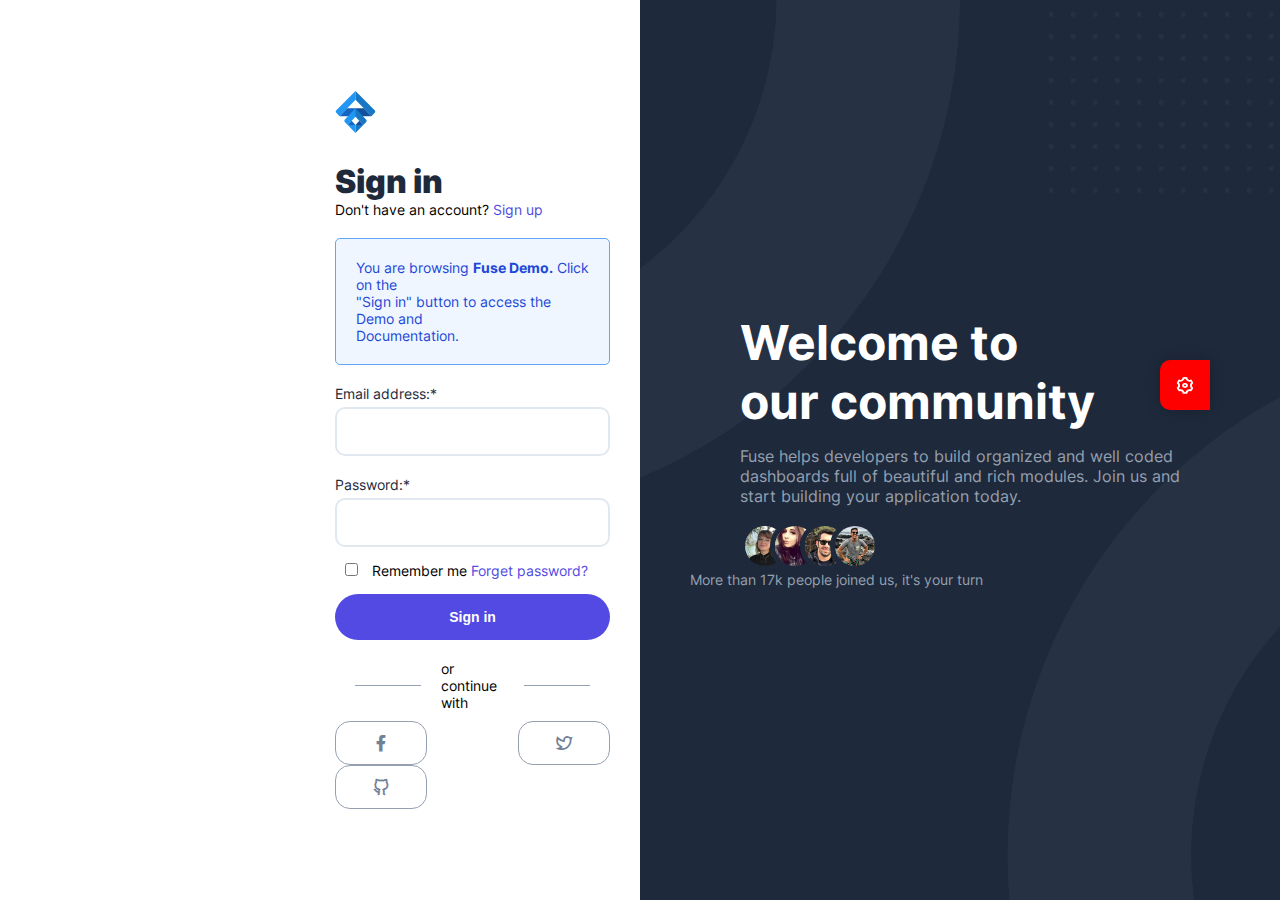
<file: sign-in.html>
<!DOCTYPE html>
<html>
<head>
	<title>Fuse - Admin Panel sign in</title>
		<meta name="viewport" content="width=device-width, initial-scale=1.0">
		
		<!-- favicon icon  -->
		<link href="images/favicon.png" rel="icon" />
		
		<!-- fonts css -->
		<link href="css/remixicon.css" rel="stylesheet"/>
		<link href="css/fonts.css" rel="stylesheet"/>
		
		<!-- custom css -->
		<link href="css/style.css" rel="stylesheet"/>
		<link href="css/media.css" rel="stylesheet"/>
	</head>
    <body>
       <!-- setting box -->
		<div class="setting-box">
			<i class="ri-settings-3-line"></i>
		</div>
		<!-- Color-Box -->
		<div class="color-box">
			<h4 class="name-palte">COLORS</h4>
				<div class="row">
					<div class="col-6">
						<div class="color default">
							<h4 class="">Default</h4>
						</div>
						<div class="color brand">
							<h4>Brand</h4>
						</div>
						<div class="color teal">
							<h4>Teal</h4>
						</div>
					</div>
					<div class="col-6">
						<div class="color rose">
							<h4>Rose</h4>
						</div>
						<div class="color purple">
							<h4>Purple</h4>
						</div>
						<div class="color amber">
							<h4>Amber</h4>
						</div>
						
					</div>
			</div>
			<div class="theme">
				
				<div class="theme-box">
					<h4 class="name-palte">THEME</h4>
					<div class="row">
						<div class="col-6">
							<div class="row moon">
								<i class="ri-moon-line"></i>
								<h4>Dark</h4>
							</div>
						</div>
						<div class="col-6">
							<div class="row sun">
								<i class="ri-sun-line"></i>
								<h4>Light</h4>
							</div>
						</div>
					</div>
					
				</div>
					
			</div>
		</div>
        <!-- sign-up -->
        <div class="row align-items-center page-box">
            <div class="col-6 box">
                <div class="sign-in col-6">
                    <img src="images/logo.svg" class="sign-in-logo" alt="">
                    <h3>Sign in</h3>
                    <p>Don't have an account? <a href="sign-up.html">Sign up</a> </p>
                    <p class="pattern">You are browsing <b>Fuse Demo.</b> Click on the </br>"Sign in" button to access the Demo and </br>Documentation.</p>
                    <form action="">
                        <label for="">Email address:*</label>
                        <input type="email" required>
                        <label for="">Password:*</label>
                        <input type="password" required>
                        <p class="login-info"><input type="checkbox"> Remember me <a href="#">Forget password?</a></p>
                        <a href="index.html"><input type="button" value="Sign in" name="" id=""></a>
                        <div class="main align-items-center">
                            <div class="border"></div>
                            <p>or continue with</p>
                            <div class="border"></div>
                        </div>
                   
                    <div class="icon row justify-content-between">
                        <i class="ri-facebook-fill"></i>
                        <i class="ri-twitter-line"></i>
                        <i class="ri-github-line"></i>
                    </div>
                    </form>
                </div>
            </div>
       
      
            <div class="col-6 dark-side">
                <div class="dark-inner row justify-content-center align-items-center">
                    <svg viewBox="0 0 960 540" class="circle"width="100%" height="100%" preserveAspectRatio="xMidYMax slice" xmlns="http://www.w3.org/2000/svg" class="absolute inset-0 pointer-events-none ng-tns-c87978661-1"><g fill="none" stroke="currentColor" stroke-width="100" class="text-gray-700 opacity-25 ng-tns-c87978661-1"><circle r="234" cx="196" cy="23"
                        class="ng-tns-c87978661-1"></circle><circle r="234" cx="790" cy="491" class="ng-tns-c87978661-1"></circle></g></svg>
    
                    <svg viewBox="0 0 220 192" class="square"width="220" height="192" fill="none" class="absolute -top-16 -right-16 text-gray-700 ng-tns-c87978661-1"><defs class="ng-tns-c87978661-1"><pattern id="837c3e70-6c3a-44e6-8854-cc48c737b659" x="0" y="0" width="20" height="20" patternUnits="userSpaceOnUse" class="ng-tns-c87978661-1"><rect x="0" y="0" width="4" height="4" fill="currentColor" class="ng-tns-c87978661-1"></rect></pattern></defs>
                        <rect width="220" height="192" fill="url(#837c3e70-6c3a-44e6-8854-cc48c737b659)" class="ng-tns-c87978661-1"></rect></svg>
    
                    <div class="dark-content">
                        <h2>Welcome to </br>our community</h2>
                        <p>Fuse helps developers to build organized
                             and well coded dashboards full of beautiful and rich modules. Join us and start building your application today.</p>
                            <div class="row align-items-center">
                                <div class="img-row row">
                                    <img src="images/female-07.jpg" alt="">
                                    <img src="images/female-06.jpg" alt="">
                                    <img src="images/male-02.jpg" alt="">
                                    <img src="images/male-03.jpg" alt="">
                                </div>
                                <h4>More than 17k people joined us, it's your turn</h4>  
                            </div>
                    </div>
                </div>      
            </div>
        </div>
        <script src="js/j-query.js"></script>
        <script>
            // setting box

		$(document).ready(function(){
				$(".setting-box").click(function(){
					$(".color-box").toggleClass("openbox");
				});
				
				$(".blue").click(function(){
					colorBlue()
				});
				$(".brand").click(function(){
					colorBrand()
				});
				$(".teal").click(function(){
					colorTeal()
				});
				$(".rose").click(function(){
					colorRose()
				});
				$(".amber").click(function(){
					colorAmber()
				});
				$(".purple").click(function(){
					colorPurple()
				});
				function colorBrand(){
					document.documentElement.style.setProperty("--primary-700","#2196F3");
				}
				function colorTeal(){
					document.documentElement.style.setProperty("--primary-700","#0D9488");
				}
				function colorBlue(){
					document.documentElement.style.setProperty("--primary-700","#524AE3");
				}
				function colorAmber(){
					document.documentElement.style.setProperty("--primary-700","#E57C23");
				}
				function colorRose(){
					document.documentElement.style.setProperty("--primary-700","#EA1179");
				}
				function colorPurple(){
					document.documentElement.style.setProperty("--primary-700","#9333EA");
				}
			});
        </script>
    </body>
    </html>
</file>
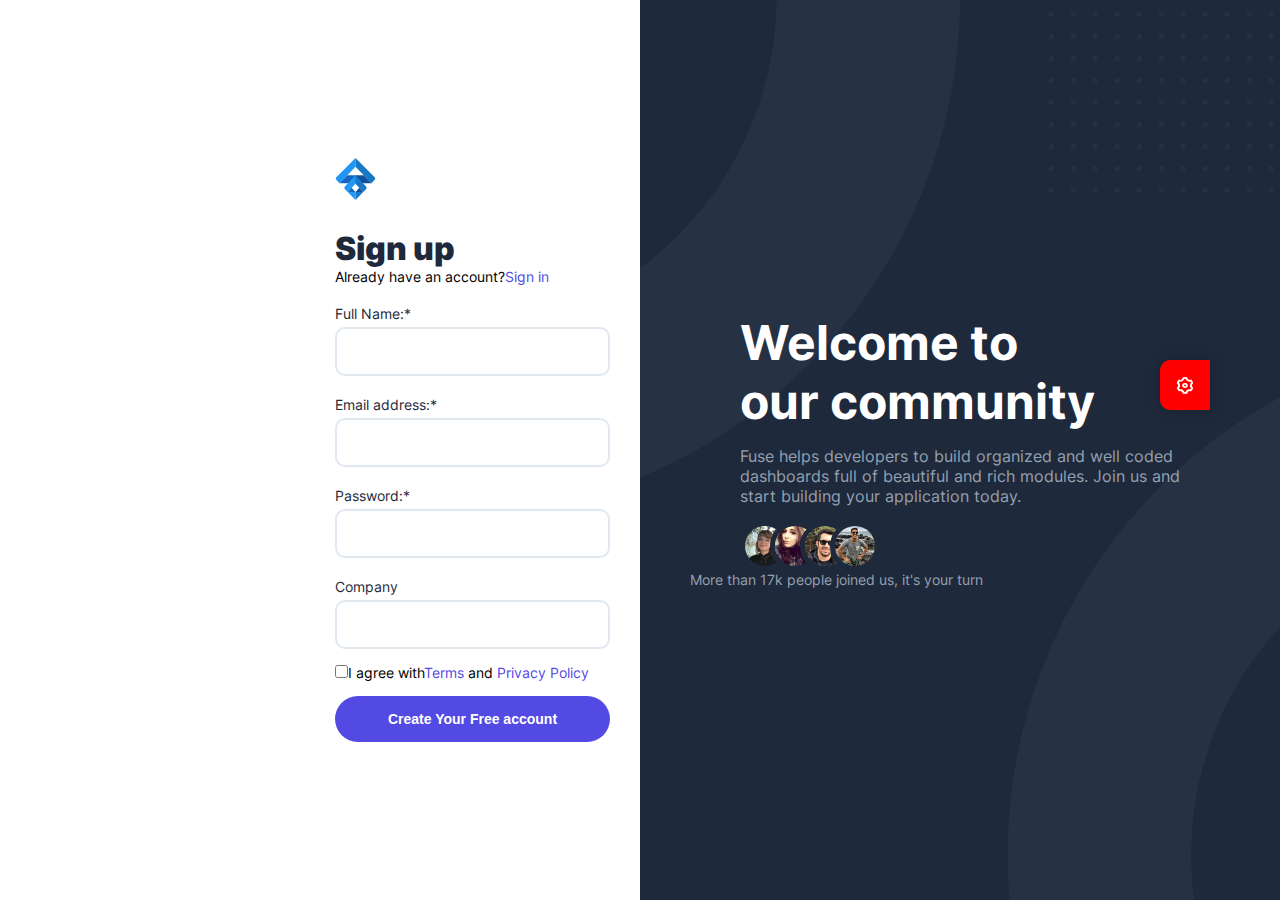
<file: sign-up.html>
<!DOCTYPE html>
<html>
   <head>
        <title>Fuse - Admin Panel sign up</title>
            <meta name="viewport" content="width=device-width, initial-scale=1.0"> 

            <!-- favicon icon  -->
            <link href="images/favicon.png" rel="icon" />
                    
             <!-- fonts css -->
            <link href="css/remixicon.css" rel="stylesheet"/>
            <link href="css/fonts.css" rel="stylesheet"/>
                    
            <!-- custom css -->
            <link href="css/style.css" rel="stylesheet"/>
            <link href="css/media.css" rel="stylesheet"/>
    </head>
	<body>
       <!-- setting box -->
		<div class="setting-box">
			<i class="ri-settings-3-line"></i>
		</div>
		<!-- Color-Box -->
		<div class="color-box">
			<h4 class="name-palte">COLORS</h4>
				<div class="row">
					<div class="col-6">
						<div class="color default">
							<h4 class="">Default</h4>
						</div>
						<div class="color brand">
							<h4>Brand</h4>
						</div>
						<div class="color teal">
							<h4>Teal</h4>
						</div>
					</div>
					<div class="col-6">
						<div class="color rose">
							<h4>Rose</h4>
						</div>
						<div class="color purple">
							<h4>Purple</h4>
						</div>
						<div class="color amber">
							<h4>Amber</h4>
						</div>
						
					</div>
			</div>
			<div class="theme">
				
				<div class="theme-box">
					<h4 class="name-palte">THEME</h4>
					<div class="row">
						<div class="col-6">
							<div class="row moon">
								<i class="ri-moon-line"></i>
								<h4>Dark</h4>
							</div>
						</div>
						<div class="col-6">
							<div class="row sun">
								<i class="ri-sun-line"></i>
								<h4>Light</h4>
							</div>
						</div>
					</div>
					
				</div>
					
			</div>
		</div>
        <!-- sign-up -->
		<div class="row align-items-center page-box">
			<div class="col-6 box">
				<div class="sign-up col-6">
					<img src="images/logo.svg" class="sign-up-logo" alt="">
					<h3>Sign up</h3>
					<p>Already have an account?<a href="sign-in.html">Sign in</a> </p>
					<form action="">
						<label for="">Full Name:*</label>
						<input type="text" required>
						<label for="">Email address:*</label>
						<input type="email" required>
						<label for="">Password:*</label>
						<input type="password" required>
						<label for="">Company</label>
						<input type="text" required>
						<p class="login-info"><input type="checkbox">I agree with<a href="#">Terms</a> and <a href="#">Privacy Policy</a></p>
						<a href="index.html"><input type="button" value="Create Your Free account" name="" id=""></a>
					</form>
				</div>
			</div>
		
  
			<div class="col-6 dark-side">
				<div class="dark-inner row justify-content-center align-items-center">
						<svg viewBox="0 0 960 540" class="circle"width="100%" height="100%" preserveAspectRatio="xMidYMax slice" xmlns="http://www.w3.org/2000/svg" class="absolute inset-0 pointer-events-none ng-tns-c87978661-1"><g fill="none" stroke="currentColor" stroke-width="100" class="text-gray-700 opacity-25 ng-tns-c87978661-1"><circle r="234" cx="196" cy="23"
						class="ng-tns-c87978661-1"></circle><circle r="234" cx="790" cy="491" class="ng-tns-c87978661-1"></circle></g></svg>

						<svg viewBox="0 0 220 192" class="square"width="220" height="192" fill="none" class="absolute -top-16 -right-16 text-gray-700 ng-tns-c87978661-1"><defs class="ng-tns-c87978661-1"><pattern id="837c3e70-6c3a-44e6-8854-cc48c737b659" x="0" y="0" width="20" height="20" patternUnits="userSpaceOnUse" class="ng-tns-c87978661-1"><rect x="0" y="0" width="4" height="4" fill="currentColor" class="ng-tns-c87978661-1"></rect></pattern></defs>
						<rect width="220" height="192" fill="url(#837c3e70-6c3a-44e6-8854-cc48c737b659)" class="ng-tns-c87978661-1"></rect></svg>

						<div class="dark-content">
							<h2>Welcome to </br>our community</h2>
							<p>Fuse helps developers to build organized
							and well coded dashboards full of beautiful and rich modules. Join us and start building your application today.</p>
							<div class="row align-items-center">
								<div class="img-row row">
                                    <img src="images/female-07.jpg" alt="">
                                    <img src="images/female-06.jpg" alt="">
                                    <img src="images/male-02.jpg" alt="">
                                    <img src="images/male-03.jpg" alt="">
								</div>
								<h4>More than 17k people joined us, it's your turn</h4>    

							</div>
						</div>
                </div>      
			</div>
		</div>
        <script src="js/j-query.js"></script>
        <script>
            // setting box

		$(document).ready(function(){
				$(".setting-box").click(function(){
					$(".color-box").toggleClass("openbox");
				});
				
				$(".blue").click(function(){
					colorBlue()
				});
				$(".brand").click(function(){
					colorBrand()
				});
				$(".teal").click(function(){
					colorTeal()
				});
				$(".rose").click(function(){
					colorRose()
				});
				$(".amber").click(function(){
					colorAmber()
				});
				$(".purple").click(function(){
					colorPurple()
				});
				function colorBrand(){
					document.documentElement.style.setProperty("--primary-700","#2196F3");
				}
				function colorTeal(){
					document.documentElement.style.setProperty("--primary-700","#0D9488");
				}
				function colorBlue(){
					document.documentElement.style.setProperty("--primary-700","#524AE3");
				}
				function colorAmber(){
					document.documentElement.style.setProperty("--primary-700","#E57C23");
				}
				function colorRose(){
					document.documentElement.style.setProperty("--primary-700","#EA1179");
				}
				function colorPurple(){
					document.documentElement.style.setProperty("--primary-700","#9333EA");
				}
			});
        </script>
	</body>
</html>
</file>
<file: css/fonts.css>
@font-face {
    font-family: 'Inter';
    src: url('../fonts/Inter-ExtraLight.woff2') format('woff2'),
        url('../fonts/Inter-ExtraLight.woff') format('woff');
    font-weight: 200;
    font-style: normal;
    font-display: swap;
}

@font-face {
    font-family: 'Inter';
    src: url('../fonts/Inter-Medium.woff2') format('woff2'),
        url('../fonts/Inter-Medium.woff') format('woff');
    font-weight: 500;
    font-style: normal;
    font-display: swap;
}

@font-face {
    font-family: 'Inter';
    src: url('../fonts/Inter-ExtraBold.woff2') format('woff2'),
        url('../fonts/Inter-ExtraBold.woff') format('woff');
    font-weight: bold;
    font-style: normal;
    font-display: swap;
}

@font-face {
    font-family: 'Inter';
    src: url('../fonts/Inter-Bold.woff2') format('woff2'),
        url('../fonts/Inter-Bold.woff') format('woff');
    font-weight: bold;
    font-style: normal;
    font-display: swap;
}

@font-face {
    font-family: 'Inter';
    src: url('../fonts/Inter-Regular.woff2') format('woff2'),
        url('../fonts/Inter-Regular.woff') format('woff');
    font-weight: normal;
    font-style: normal;
    font-display: swap;
}

@font-face {
    font-family: 'Inter';
    src: url('../fonts/Inter-Black.woff2') format('woff2'),
        url('../fonts/Inter-Black.woff') format('woff');
    font-weight: 900;
    font-style: normal;
    font-display: swap;
}

@font-face {
    font-family: 'Inter';
    src: url('../fonts/Inter-Light.woff2') format('woff2'),
        url('../fonts/Inter-Light.woff') format('woff');
    font-weight: 300;
    font-style: normal;
    font-display: swap;
}

@font-face {
    font-family: 'Inter';
    src: url('../fonts/Inter-SemiBold.woff2') format('woff2'),
        url('../fonts/Inter-SemiBold.woff') format('woff');
    font-weight: 600;
    font-style: normal;
    font-display: swap;
}

@font-face {
    font-family: 'Inter';
    src: url('../fonts/Inter-Thin.woff2') format('woff2'),
        url('../fonts/Inter-Thin.woff') format('woff');
    font-weight: 100;
    font-style: normal;
    font-display: swap;
}
</file>
<file: css/style.css>
*{
	margin:0;
	padding:0;
	box-sizing:border-box;
}
body{
	font-family: 'Inter';
}
:root{
	--black:#000000;
	--primary-900:#0F172A;
	--primary-800:#1E293B;
	--primary-700:#524AE3;
	--primary-600:#F1F5F9;
	--text-color:#64748b;
	--text-blue:#3B82F6;
	--text-red:#EF4444;
	--text-orange:#F59E0B;
	--text-green:#22C55E;
	--text-purple:#3730A3;
	--gray:#95A0B0;
	--dark-gray:#738196;
	--white:#ffffff;
	--white-bg:#ffffff;
	--chat-white:#ffffff;
	--heading-color:#818cf8;
	--border-color:#e2e8f0;
	--hover-color:rgba(255,255,255,0.1);
}
.dark{
	--text-white:#95A0B0;
	--white: #73818E;
	--primary-600:#0F172A;
	--primary-500: #FFFFFF;
	--primary-400: #FFFFFF; 
	--text-black: #FFFFFF;
	--gray:#73818E;
	--white-bg:#1E293B;
	--border-color:#73818E;
	--black:#ffffff;
}

.light{
	--primary-900: #0F172A;
	--primary-500: #0F172A;
    --primary-800: #1E293B;
	--primary-400: #1E293B;
    --primary-700: #524AE3;
    --primary-600: #F1F5F9;
    --text-color: #64748B;
    --text-blue: #3B82F6;
    --text-red: #EF4444;
    --text-orange: #F59E0B;
    --text-green: #22C55E;
    --text-purple: #3730A3;
    --gray: #95A0B0;
    --dark-gray: #738196;
    --text-white: #FFFFFF;
	--bg-white: #FFFFFF;
	--backgroung-white: #FFFFFF;
	--text1-white: #FFFFFF;
    --border-color: #E2E8f0;
    --hover-color: rgba(255,255,255,0.1);
	--text-black: #000000;
	
}
main{
	width:calc(100% - 300px);
	background-color:var(--primary-600);
	margin-left:auto;
	transition: all 0.5s;
	padding-right: 70px;
}
main.newmain{
	width: 100%;
}

.container{
	max-width:100%;
	margin:auto;
}
.row{
	display:flex;
	flex-wrap:wrap;
}
.justify-content-center{
	justify-content:center;
}
.justify-content-between{
	justify-content:space-between;
}
.align-items-center{
	align-items:center;
}
.align-items-end{
	align-items:flex-end;
}
.text-center{
	text-align:center;
}
.col-1{width:8.3333%}
.col-2{width:16.6666%}
.col-3{width:25%}
.col-4{width:33.3333%}
.col-5{width:41.6666%}
.col-6{width:50%}
.col-7{width:58.3333%}
.col-8{width:66.6666%}
.col-9{width:75%}
.col-10{width:83.3333%}
.col-11{width:91.6666%}
.col-12{width:100%}

.col-1,.col-2,.col-3,.col-4,.col-5,.col-6,.col-7,.col-8,.col-9,.col-10,.col-11,.col-12,.col-sm-1,.col-sm-2,.col-sm-3,.col-sm-4,.col-sm-5,.col-sm-6,.col-sm-7,.col-sm-8,.col-sm-9,.col-sm-10,.col-sm-11,.col-sm-12,.col-md-1,.col-md-2,.col-md-3,.col-md-4,.col-md-5,.col-md-6,.col-md-7,.col-md-8,.col-md-9,.col-md-10,.col-md-11,.col-md-12,.col-lg-1,.col-lg-2,.col-lg-3,.col-lg-4,.col-lg-5,.col-lg-6,.col-lg-7,.col-lg-8,.col-lg-9,.col-lg-10,.col-lg-11,.col-lg-12,.col-xl-1,.col-xl-2,.col-xl-3,.col-xl-4,.col-xl-5,.col-xl-6,.col-xl-7,.col-xl-8,.col-xl-9,.col-xl-10,.col-xl-11,.col-xl-12,.col-xxl-1,.col-xxl-2,.col-xxl-3,.col-xxl-4,.col-xxl-5,.col-xxl-6,.col-xxl-7,.col-xxl-8,.col-xxl-9,.col-xxl-10,.col-xxl-11,.col-xxl-12{
	padding:15px;
}
.padding-100{
	padding:100px 0;
}
ul,ol{
	list-style:none;
}
a{
	text-decoration:none;
}
img{
	width:100%;
}

/* btt css */
.btt{
	width:50px;
	height:50px;
	background-color:var(--white);
	border:2px solid var(--primary-700);
	border-radius:100%;
	text-align:center;
	position:fixed;
	z-index:10;
	display:none;
	right:35px;
	bottom:35px;
}
.btt i{
	color:var(--primary-700);
	line-height:50px;
}
/* setting box  */

.setting-box{
	width:50px;
	height:50px;
	background-color:red;
	box-shadow:0px 0px 15px rgba(0,0,0,0.2);
	position:fixed;
	right:70px;
	top:40%;
	z-index:10;
	font-size:20px;
	cursor:pointer;
	color:#ffffff;
	text-align:center;
	border-radius:10px 0px 0px 10px;
}

.setting-box i{
	line-height:50px;
	
}

/* color-box */

.color-box{
	position:fixed;
	right:135px;
	top:40%;
	z-index:10;
	transform:scalex(0);
	transition:all 0.5s;
	transform-origin:right;
	border-radius:10px ;
	background-color:var(--primary-800);
	box-shadow:0px 0px 15px rgba(0,0,0,0.2);
	overflow: hidden;
	width: 300px;
	color:var(--white);
}

.openbox{
	transform:scalex(1);
}

.color-box:after{
	position:absolute;
	content:"";
	width:16px;
	height:16px;
	right:-8px;
	top:15px;
	border:8px solid transparent;
	box-sizing:border-box;
	transform:rotate(45deg);
	border-right-color:var(--primary-800);
	border-top-color:var(--primary-800);
}

.color-box .color{
	width:30px;
	height:30px;
	margin:10px;
	border-radius:10px;
	cursor:pointer;
	background-color:#3a37eb;
}

.color-box .default{
	background-color:#4F46E5;
}

.color-box .brand{
	background-color:#2196F3;
}

.color-box .teal{
	background-color:#0D9488;
}

.color-box .rose{
	background-color:#F43F5E;
}

.color-box .purple{
	background-color:#9333EA;
}

.color-box .amber{
	background-color:#F59E0B;
}

.color-box .white{
	background-color: #FFFFFF;
}

.color-box .black{
	background-color: #000000;
}

.color h4{
	color: var(--text-white);
	justify-content: center;
	align-items: center;
	margin-left: 40px;
}
.theme{
	align-items: center;
	border-top: 0.5px solid;
}
.name-palte{
	display:inline-block;
	padding: 10px 20px;
	background-color:#0F172A;
	border-radius:30px;
	margin:10px 20px 0px;
}
/* aside section css */
aside{
	background-color:var(--primary-900);
	width:300px;
	height:100%;
	color:var(--white);
	position:fixed;
	padding:25px;
	transition: all 0.5s;
	overflow:auto;
}
aside.newaside{
	width: 0;
	padding: 0;
}
aside::-webkit-scrollbar {
	width:8px;
	box-shadow: inset 0 0 6px rgba(0, 0, 0, 0.3);
}
aside::-webkit-scrollbar-thumb {
  background-color:black;
  border:1px solid var(--border-color);
  border-radius:20px;	
}	 
.logo img{
	width:30px;
}
.logo .icons i{
	width:40px;
	height:40px;
	display:block;
	text-align:center;
	line-height:40px;
	border-radius:100%;
	color:var(--gray);
	font-size:22px;
	position:relative;
}
.logo .icons i:hover{
	background-color:var(--hover-color);
}
.logo .icons a:first-child i:after{
	position:absolute;
	content:'3';
	font-size:10px;
	color:var(--white);
	background-color:var(--text-green);
	width:15px;
	height:15px;
	line-height:15px;
	border-radius:100%;
	top:5px;
	right:5px;
	font-family: 'Inter';
}
.logo .icons a:nth-child(2) i:after{
	position:absolute;
	content:'';
	background-color:var(--text-green);
	width:10px;
	height:10px;
	border-radius:100%;
	bottom:5px;
	right:5px;
}
.profile-box{
	width:100px;
	height:100px;
	border-radius:100%;
	overflow:hidden;
	margin:35px auto;
}
.profile h2{
	font-size:14px;
	font-weight:500;
	padding-bottom:5px;
}
.profile p a{
	font-size:13px;
	color:var(--gray);
}
.menu-heading{
	padding:15px;
	margin-top:20px;
}
.menu-heading h5{
	font-weight:600;
	font-size:12px;
	color:var(--primary-700);
	text-transform:uppercase;
	letter-spacing:1px;
}
.menu-heading p{
	font-weight:600;
	font-size:11px;
	color:var(--dark-gray);
}
.menu-list .menu-item{
	padding:10px 15px;
	margin:4px 0; 
	border-radius:5px;
}
.menu-list .menu-item , .dropdown li a,.dropdown-heading a{
	font-size:13px;
	color:var(--text-gray);
}
.dropdown-heading i{
	transition:all 0.5s;
}
.menu-list .menu-item span i{
	font-size:18px; 
	padding-right:15px;
	color:var(--gray);
	transition:all 0.5s;
}
.menu-list .menu-item:hover{
	background-color:var(--hover-color);
	color:var(--white);
}
.menu-list .menu-item.active{
	background-color:var(--hover-color);
	color:var(--white);
}
.menu-list .menu-item:hover i{
	color:var(--white);
}
.menu-list .menu-item.active i{
	color:var(--white);
}
.dropdown{
	transform:scaley(0);
	transition:all 0.5s;
	position:absolute;
	overflow:hidden;
	transform-origin:top;
}
.dropdown li{
	padding:10px 15px;
	margin:4px 0; 
	padding-left:50px;
	border-radius:5px;
}
.dropdownshow .dropdown{
	transform:scaley(1);
	position:static;
}
.dropdown li:hover{
	background-color:var(--hover-color);
	color:var(--white);
}
.dropdownshow i{
	transform:rotate(90deg);
}


/* chat bar css */


.chatbar{
	background-color:var(--white-bg);
	border-left:2px solid var(--border-color);
	width:70px;
	height:100%;
	position:fixed;
	right:0;
	top:0;
	overflow:auto;
	padding-top:70px;
	transition: all 0.5s;
}
.newchatbar{
	width: 300px;
}
.chatbar .chaticon{
	border-bottom:1px solid var(--border-color);
	border-left:1px solid var(--border-color);
	width:70px;
	text-align:center;
	height:65px;
	color:var(--text-color);
	font-size:30px;
	position:fixed;
	right:0;
	padding-left: 10px;
	top:0;
	background-color:var(--white-bg);
	line-height:50px;
	z-index:9;
	transition: all 0.5s;
}
.chatbar .newchaticon{
	width: 300px;
	text-align: left;
}
.chatbar .chatprofile img{
	width:30px;
	height:30px;
	border-radius:100%;
}
.chatimg{
	border-right: 1px solid var(--border-color);
}
.chatbar .chatprofile{
	transition:all 0.2s;
	width:100%;
	height:50px;
	text-align:center;
	padding:10px;
}
.chatbar .chatprofile:hover {
	background-color:var(--primary-600);
}
.chatbar::-webkit-scrollbar {
	width:8px;
}
.chatbar::-webkit-scrollbar-thumb {
  background-color:transparent;
  border-radius:20px;	
}
.chatbar:hover::-webkit-scrollbar-thumb{
	background-color:var(--gray);
}

.chatbox{
	display: flex;
}
.chatsection{
	width: 100%;
	display: flex;
	overflow: hidden;
	flex-direction: column;
}
.msg,.msg2{
	background-color: var(--gray);
	padding: 15px ;
	border-radius: 5px;
	margin: 10px;	
	align-self: flex-start;
	color: var(--chat-white);
}
.msg2{
	background-color: var(--primary-700);
	align-self: end;
}
/* nav  */
nav {
	padding:10px  20px;
	border-bottom: 1px solid var(--border-color);
	background-color: var(--white-bg);
}
nav i {
	color: var(--dark-gray);
	font-size: 22px;
	padding: 5px;
}
nav img{
	width:40px;
	height:4s0px;
}
nav i:hover{
    background-color: var(--border-color);
    border-radius:100%;
}

/* banner css  */
.banner{
	padding: 35px;
	position: relative;
	padding-bottom: 95px;
	background-color: var(--white-bg);
	border: 1px solid var(--border-color);
}
.banner h3{
	font-size: 36px;
	font-weight: 600;
	color: var(--black);
}
.banner p{
	color: var(--dark-gray);
}
.banner-buttons a{
	background-color: var(--primary-700);
	color: var(--white);
	padding: 10px 20px;
	margin-left: 20px;
	border-radius: 30px;
}
.banner-buttons a:first-child{
	background-color: var(--primary-800);
}
.extra-content{
	position: absolute;
	background-color: var(--primary-600);
	padding: 10px 20px;
	font-size: 14px;
	border: 1px solid var(--border-color);
	bottom: -2;
	border-radius: 10px 10px 0 0;
	border-bottom-color: transparent;
}
/* main-content css  */
.main-content{
	padding: 35px;
}
.main-content ul li a{
	color: var(--text-color);
	font-size: 14px;
	padding: 15px;
	position: relative;
}
.main-content ul li a::after{
	background-color: transparent;
	position: absolute;
	content: "";
	width: 100%;
	height: 2px;
	bottom: 0;
	left: 0;
	transition: all 0.5s;
}
.main-content ul li a:hover:after,.main-content ul li a.active::after{
	background-color: var(--primary-700);
}
.main-content ul li a.active{
	color: var(--primary-700);
}
.white-box{
	margin-top: 50px;
	padding: 20px;
	background-color: var(--white-bg);
	border-radius: 15px;
	box-shadow: 0px 0px 15px rgba(0,0,0,0.1);
	text-align: center;
}
.counter{
	color:var(--black);
}
.counter h3, .counter h4{
	font-size: 16px;
	font-weight: 500;
}
.counter h5{
	font-size: 64px;
}
.counter p{
	color: var(--text-color);
	font-size: 13px;
	padding-top: 20px;
}
.counter p span{
	font-weight: 600;
	font-size: 15px;
}
.summary h4,.summary h5{
	color: var(--text-blue);
}
.overdue h4,.overdue h5{
	color: var(--text-red);
}
.issue h4,.issue h5{
	color: var(--text-orange);
}
.features h4,.features h5{
	color: var(--text-green);
}
.white-box button {
	font-size: 14px;
	border-radius:50px;
	padding:10px;
	border-color:transparent;
	color:#64748B;
	background-color: transparent;
	
}
.white-box button:hover{
	background-color: #F9FAFB;
}
.white-box button.active{
	background-color: #E2E8F0;
	color:#0F172A;
}
/* celender css */


.container-calendar {
    background: #ffffff;
    padding: 15px;
    max-width: 475px;
    margin: 0 auto;
    overflow: auto;
	height:400px;
}

.button-container-calendar button {
    cursor: pointer;
    display: inline-block;
    zoom: 1;
    background: #00a2b7;
    color: #fff;
    border: 1px solid #0aa2b5;
    border-radius: 4px;
    padding: 5px 10px;
}

.table-calendar {
    border-collapse: collapse;
    width: 100%;
}

.table-calendar td, .table-calendar th {
    padding: 5px;
    border: 1px solid #e2e2e2;
    text-align: center;
    vertical-align: top;
}

.date-picker.selected {
    font-weight: bold;
    outline: 1px dashed #00BCD4;
}

.date-picker.selected span {
    border-bottom: 2px solid currentColor;
}

/* sunday */
.date-picker:nth-child(1) {
  color: red;
}

/* friday */
.date-picker:nth-child(6) {
  color: green;
}

#monthAndYear {
    text-align: center;
    margin-top: 0;
}

.button-container-calendar {
    position: relative;
    margin-bottom: 1em;
    overflow: hidden;
    clear: both;
}

#previous {
    float: left;
}

#next {
    float: right;
}

.footer-container-calendar {
    margin-top: 1em;
    border-top: 1px solid #dadada;
    padding: 10px 0;
}

.footer-container-calendar select {
    cursor: pointer;
    display: inline-block;
    zoom: 1;
    background: #ffffff;
    color: #585858;
    border: 1px solid #bfc5c5;
    border-radius: 3px;
    padding: 5px 1em;
}
/* sign up page css */
.box{
	background-color:var(--white-bg);
  }
.page-box{
	height: 100vh;
	background-color: var(--white);
  }
  .sign-up{
	margin-left: auto;
  }
  .sign-up .sign-up-logo{
	width: 15%;
	padding-bottom: 25px;
  }
  .sign-up h3{
	font-size: 32px;
	color: var(--primary-800);
	font-weight: 800;
  }
  .sign-up p{
	font-size: 14px;
  }
  .sign-up p a{
	color: var(--primary-700);
  }
  .sign-up label ,.sign-up input{
	display: block;
	width: 100%;
  }
  .sign-up label{
	font-size: 14px;
	font-weight: 400;
	padding-top: 20px;
	padding-bottom: 5px;
	color: var(--primary-800);
  }
  .sign-up input{
	border: 2px solid var(--border-color);
	padding: 15px;
	border-radius: 10px;
  }
  .sign-up input[type='checkbox']{
	width: auto;
	display: inline-block;
  }
  .sign-up p.login-info{
	padding: 15px 0;
  }
  .sign-up input[type='button']{
	border: none;
	border-radius: 30px;
	background-color: var(--primary-700);
	color: var(--white);
	font-size: 14px;
	font-weight: 700;
  }
  .dark-side{
	background-color: var(--primary-800);
	height: 100%;
	padding: 0;
  }
  .dark-inner{
	height:100%;
	overflow: hidden;
	position: relative;
	padding: 100px;
  }
  .img-row img{
	width:50px;
	border-radius: 100%;
	height: 50px;
	border: 5px solid var(--primary-800);
  }
  
  .img-row img:nth-child(2){
	transform: translateX(-20px);
  }
  .img-row img:nth-child(3){
	transform: translateX(-40px);
  }
  .img-row img:nth-child(4){
	transform: translateX(-60px);
  }
  .dark-inner h4{
	margin-left: -50px;
	font-size: 14px;
	color: var(--gray);
	font-weight: normal;
  }
  .dark-inner p{
	padding: 15px 0;
	color: var(--gray);
  }
  .dark-inner h2{
	font-size: 48px;
	color: var(--white);
  }
  .square{
	position: absolute;
	top:0;
	right:0;
	color: var(--dark-gray);
	opacity:0.1;
	z-index:1;
	transform: scale(1.1);
  }
  .circle{
	position: absolute;
	top:0;
	right:0;
	color: var(--dark-gray);
	opacity:0.1;
	z-index:1;
	transform: scale(1.1);
  }
  .dark-content{
	z-index: 2;
  }
  /* sing-in code */
  .box{
	background-color:var(--white-bg);
  }
  .page-box{
	height: 100vh;
	background-color: var(--white);
  }
  .sign-in{
	margin-left: auto;
  }
  .sign-in .sign-in-logo{
	width: 15%;
	padding-bottom: 25px;
  }
  .sign-in h3{
	font-size: 32px;
	color: var(--primary-800);
	font-weight: 800;
  }
  .sign-in p{
	font-size: 14px;
  }
  .sign-in p a{
	color: var(--primary-700);
  }
  .pattern{
	padding-top: 30px;
	border-radius: 5px;
	border:1px solid #60A5FA;
	background-color: #EFF6FF;
	padding: 20px;
	color:#1d48d8;
	margin-top: 20px;
  
  }
  .main{
	  display: flex;
	  margin-top: 20px;
  }
  
  .border{
	border-top: 1px solid var(--gray);
	width: 40%;
	margin-left: 20px;
	margin-right: 20px;
   
  }
  .sign-in label ,.sign-in input{
	display: block;
	width: 100%;
  }
  .sign-in label{
	font-size: 14px;
	font-weight: 400;
	padding-top: 20px;
	padding-bottom: 5px;
	color: var(--primary-800);
  }
  .sign-in input{
	border: 2px solid var(--border-color);
	padding: 15px;
	border-radius: 10px;
  }
  .sign-in input[type='checkbox']{
	width: auto;
	display: inline-block;
	margin: 4px;
	margin:0px 10px ;
  }
  .sign-in p.login-info{
	padding: 15px 0;
	font-size: 14px;
	font-weight:normal;
  }
  .sign-in input[type='button']{
	border: none;
	border-radius: 30px;
	background-color: var(--primary-700);
	color: var(--white);
	font-size: 14px;
	font-weight: 700;
  }
  .icon{
	margin-top: 10px;
  }
  .icon i{
	border-radius: 15px;
	border: 1px solid var(--gray);
	background-color: transparent;
	padding:10px 35px;
	font-size: 20px;
	color:var(--dark-gray);
	
  }
  .icon i:hover{
	background-color: #F5F5F5;
	opacity: 1;
  }
</file>
<file: css/media.css>
@media (min-width:576px){
	.col-sm-1{width:8.3333%}
	.col-sm-2{width:16.6666%}
	.col-sm-3{width:25%}
	.col-sm-4{width:33.3333%}
	.col-sm-5{width:41.6666%}
	.col-sm-6{width:50%}
	.col-sm-7{width:58.3333%}
	.col-sm-8{width:66.6666%}
	.col-sm-9{width:75%}
	.col-sm-10{width:83.3333%}
	.col-sm-11{width:91.6666%}
	.col-sm-12{width:100%}
	.container{
		max-width:540px;
	}
}
@media (min-width:768px) {
	.col-md-1{width:8.3333%}
	.col-md-2{width:16.6666%}
	.col-md-3{width:25%}
	.col-md-4{width:33.3333%}
	.col-md-5{width:41.6666%}
	.col-md-6{width:50%}
	.col-md-7{width:58.3333%}
	.col-md-8{width:66.6666%}
	.col-md-9{width:75%}
	.col-md-10{width:83.3333%}
	.col-md-11{width:91.6666%}
	.col-md-12{width:100%}
	.container{
		max-width:720px;
	}
}
@media (min-width:992px) {
	.col-lg-1{width:8.3333%}
	.col-lg-2{width:16.6666%}
	.col-lg-3{width:25%}
	.col-lg-4{width:33.3333%}
	.col-lg-5{width:41.6666%}
	.col-lg-6{width:50%}
	.col-lg-7{width:58.3333%}
	.col-lg-8{width:66.6666%}
	.col-lg-9{width:75%}
	.col-lg-10{width:83.3333%}
	.col-lg-11{width:91.6666%}
	.col-lg-12{width:100%}
	.container{
		max-width:960px;
	}
}
@media (min-width:1200px) {
	.col-xl-1{width:8.3333%}
	.col-xl-2{width:16.6666%}
	.col-xl-3{width:25%}
	.col-xl-4{width:33.3333%}
	.col-xl-5{width:41.6666%}
	.col-xl-6{width:50%}
	.col-xl-7{width:58.3333%}
	.col-xl-8{width:66.6666%}
	.col-xl-9{width:75%}
	.col-xl-10{width:83.3333%}
	.col-xl-11{width:91.6666%}
	.col-xl-12{width:100%}
	.container{
		max-width:1140px;
	}
}
@media (min-width:1400px){
	.col-xxl-1{width:8.3333%}
	.col-xxl-2{width:16.6666%}
	.col-xxl-3{width:25%}
	.col-xxl-4{width:33.3333%}
	.col-xxl-5{width:41.6666%}
	.col-xxl-6{width:50%}
	.col-xxl-7{width:58.3333%}
	.col-xxl-8{width:66.6666%}
	.col-xxl-9{width:75%}
	.col-xxl-10{width:83.3333%}
	.col-xxl-11{width:91.6666%}
	.col-xxl-12{width:100%}
	.container{
		max-width:1320px;
	}
}
</file>
